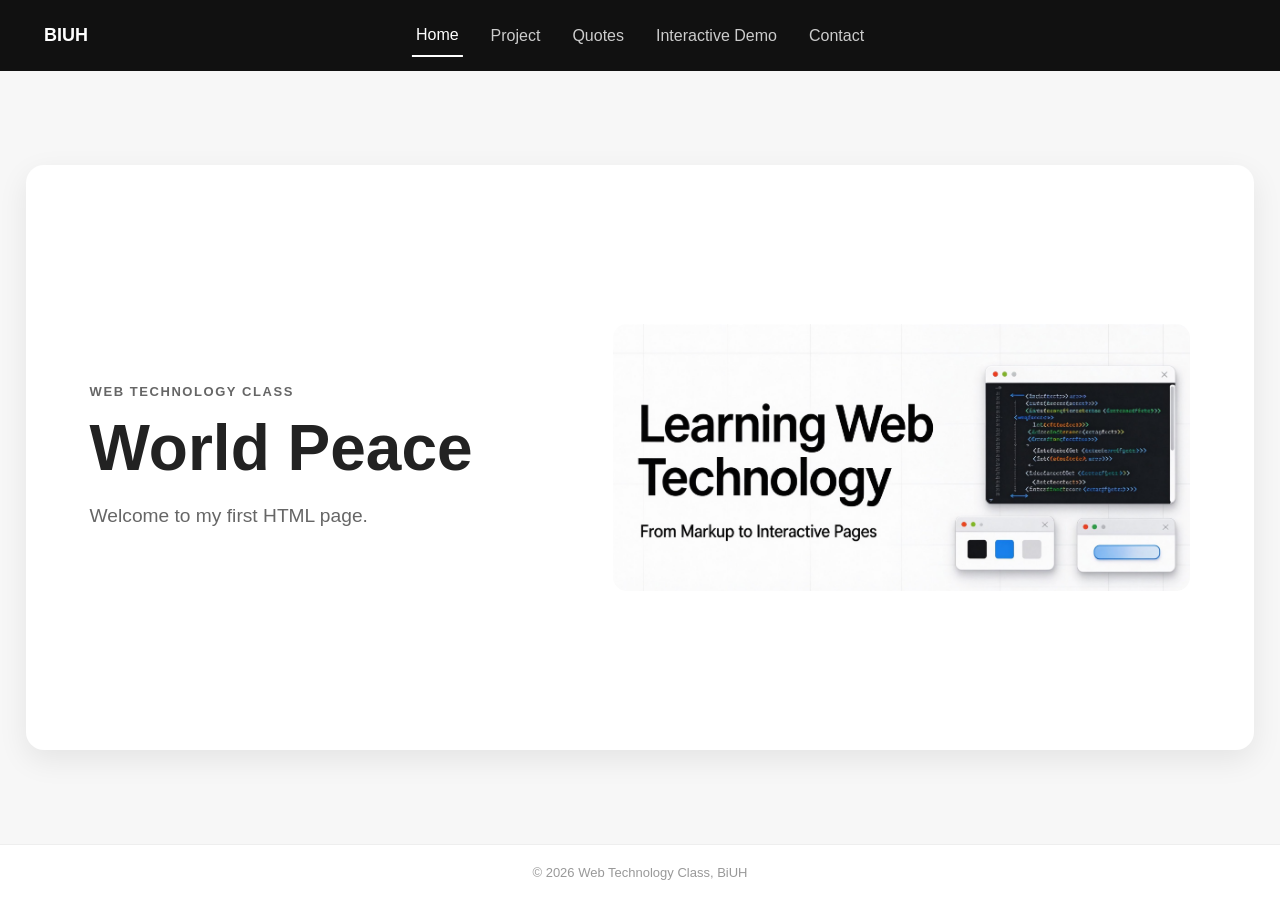
<file: index.html>
<!DOCTYPE html>
<html lang="en">
<head>
    <meta name="viewport" content="width=device-width, initial-scale=1.0">
    <meta charset="UTF-8">
    <link rel="icon" href="favicon.png" type="image/png">
    <title>Home | My Website</title>
    <link rel="stylesheet" href="styles.css">
    <link rel="stylesheet" href="nav.css">
</head>
<body>
    <header>
        <nav class="site-nav" aria-label="Main navigation">
            <a class="brand" href="index.html">BIUH</a>
            <ul class="nav-links">
                <li><a href="index.html" aria-current="page">Home</a></li>
                <li><a href="project.html">Project</a></li>
                <li><a href="quotes.html">Quotes</a></li>
                <li><a href="machine.html">Interactive Demo</a></li>
                <li><a href="contact.html">Contact</a></li>
            </ul>
        </nav>
    </header>

    <main class="page-main">
        <section class="hero card">
            <div class="hero-copy">
                <span class="eyebrow">Web Technology Class</span>
                <h1>World Peace</h1>
                <p>Welcome to my first HTML page.</p>

            </div>

            <div class="hero-visual">
                <img src="fun.jpg" alt="fun image">
            </div>
        </section>
    </main>

    <footer class="site-footer">
        <p>&copy; 2026 Web Technology Class, BiUH</p>
    </footer>
</body>
</html>
</file>
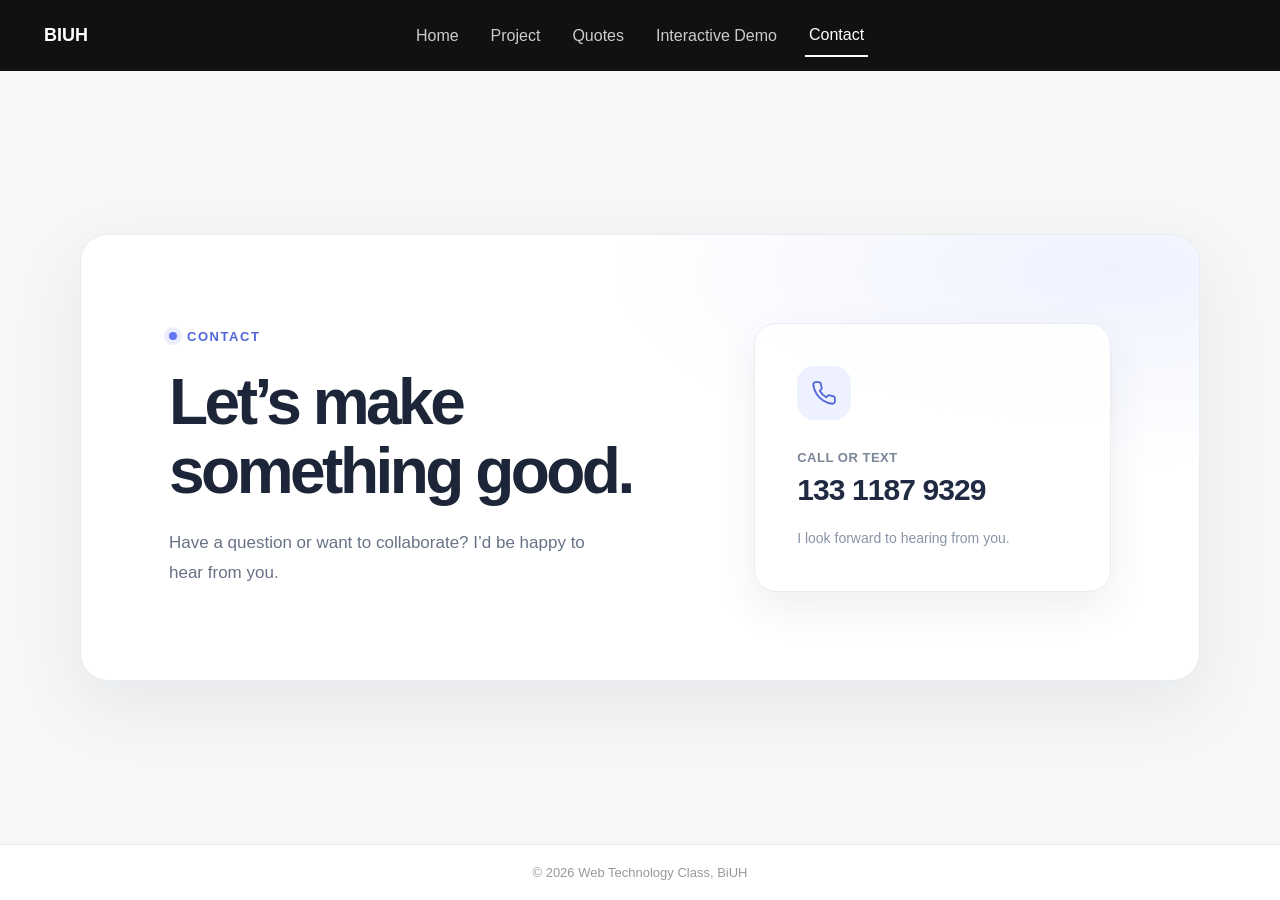
<file: contact.html>
<!DOCTYPE html>
<html lang="en">
<head>
    <meta charset="UTF-8">
    <meta name="viewport" content="width=device-width, initial-scale=1.0">
    <title>Contact | My Website</title>
    <link rel="icon" href="favicon.png" type="image/png">
    <link rel="stylesheet" href="styles.css">
    <link rel="stylesheet" href="nav.css">
    <link rel="stylesheet" href="contact.css">
</head>
<body>
    <header>
        <nav class="site-nav" aria-label="Main navigation">
            <a class="brand" href="index.html">BIUH</a>
            <ul class="nav-links">
                <li><a href="index.html">Home</a></li>
                <li><a href="project.html">Project</a></li>
                <li><a href="quotes.html">Quotes</a></li>
                <li><a href="machine.html">Interactive Demo</a></li>
                <li><a href="contact.html" aria-current="page">Contact</a></li>
            </ul>
        </nav>
    </header>

    <main class="page-main">
        <section class="contact-card" aria-labelledby="contact-title">
            <div class="contact-copy">
                <p class="contact-eyebrow"><span aria-hidden="true"></span> Contact</p>
                <h1 id="contact-title">Let’s make<br>something good.</h1>
                <p class="contact-description">Have a question or want to collaborate? I’d be happy to hear from you.</p>
            </div>

            <div class="contact-details">
                <div class="contact-icon" aria-hidden="true">
                    <svg xmlns="http://www.w3.org/2000/svg" width="26" height="26" viewBox="0 0 24 24" fill="none" stroke="currentColor" stroke-width="1.7" stroke-linecap="round" stroke-linejoin="round">
                        <path d="M22 16.92v3a2 2 0 0 1-2.18 2 19.79 19.79 0 0 1-8.63-3.07 19.5 19.5 0 0 1-6-6A19.79 19.79 0 0 1 2.12 4.2 2 2 0 0 1 4.11 2h3a2 2 0 0 1 2 1.72c.12.96.36 1.9.7 2.8a2 2 0 0 1-.45 2.11L8.1 9.9a16 16 0 0 0 6 6l1.27-1.27a2 2 0 0 1 2.11-.45c.9.34 1.84.58 2.8.7A2 2 0 0 1 22 16.92z"/>
                    </svg>
                </div>
                <p class="contact-method">Call or text</p>
                <a class="contact-phone" href="tel:13311879329">133 1187 9329</a>
                <p class="contact-note">I look forward to hearing from you.</p>
            </div>
        </section>
    </main>

    <footer class="site-footer">
        <p>&copy; 2026 Web Technology Class, BiUH</p>
    </footer>
</body>
</html>
</file>
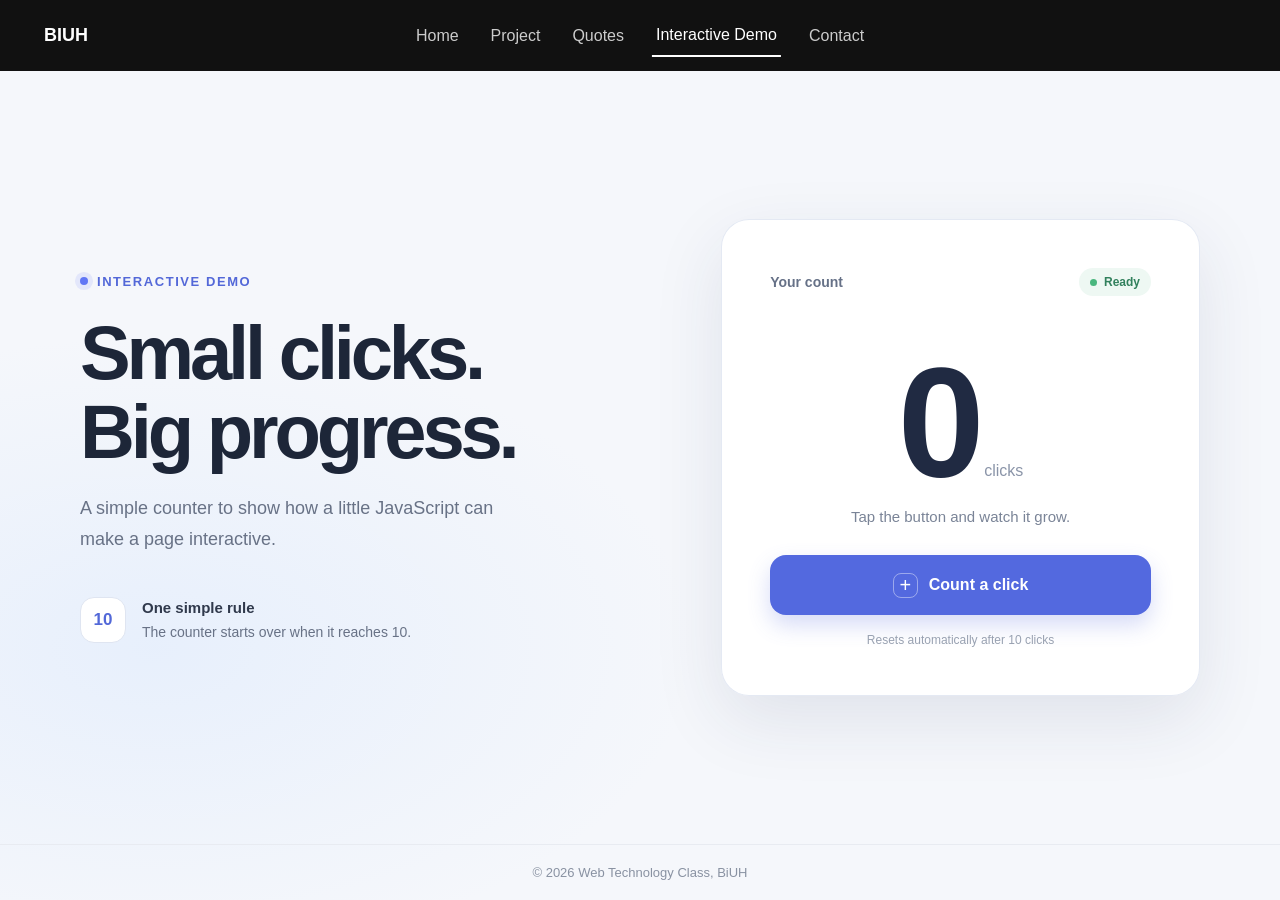
<file: machine.html>
<!DOCTYPE html>
<html lang="en">
<head>
    <meta charset="UTF-8">
    <meta name="viewport" content="width=device-width, initial-scale=1.0">
    <title>Interactive Demo | BIUH</title>
    <link rel="icon" href="favicon.png" type="image/png">
    <link rel="stylesheet" href="machine.css">
    <link rel="stylesheet" href="nav.css">
</head>
<body>
    <header>
        <nav class="site-nav" aria-label="Main navigation">
            <a class="brand" href="index.html">BIUH</a>
            <ul class="nav-links">
                <li><a href="index.html">Home</a></li>
                <li><a href="project.html">Project</a></li>
                <li><a href="quotes.html">Quotes</a></li>
                <li><a href="machine.html" aria-current="page">Interactive Demo</a></li>
                <li><a href="contact.html">Contact</a></li>
            </ul>
        </nav>
    </header>

    <main class="machine-main">
        <section class="machine-intro" aria-labelledby="page-title">
            <p class="eyebrow"><span class="eyebrow-dot" aria-hidden="true"></span> Interactive demo</p>
            <h1 id="page-title">Small clicks.<br>Big progress.</h1>
            <p class="intro-copy">A simple counter to show how a little JavaScript can make a page interactive.</p>

            <div class="reset-note">
                <span class="reset-number" aria-hidden="true">10</span>
                <p><strong>One simple rule</strong><br>The counter starts over when it reaches 10.</p>
            </div>
        </section>

        <section class="counter-panel" aria-label="Click counter">
            <div class="panel-heading">
                <span class="panel-label">Your count</span>
                <span class="live-status"><span aria-hidden="true"></span> Ready</span>
            </div>

            <div class="count-display" aria-live="polite" aria-atomic="true">
                <span id="countNum">0</span>
                <span class="count-unit">clicks</span>
            </div>
            <p class="counter-caption">Tap the button and watch it grow.</p>

            <button id="countBtn" type="button">
                <span class="button-plus" aria-hidden="true">+</span>
                Count a click
            </button>
            <p class="counter-hint">Resets automatically after 10 clicks</p>
        </section>
    </main>

    <footer>© 2026 Web Technology Class, BiUH</footer>
    <script src="machine.js"></script>
</body>
</html>
</file>
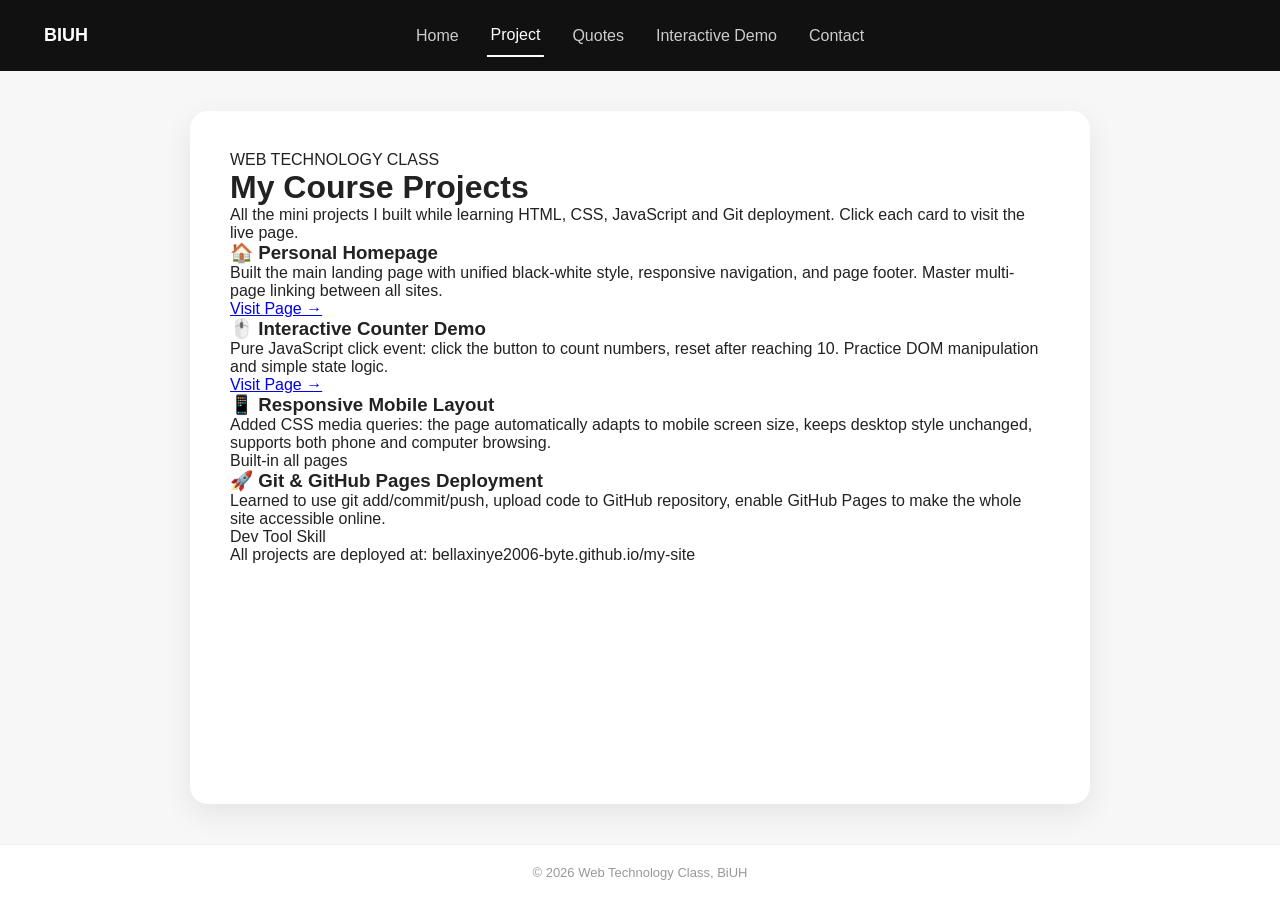
<file: project.html>
<!DOCTYPE html>
<html lang="en">
<head>
    <meta charset="UTF-8">
    <meta name="viewport" content="width=device-width, initial-scale=1.0">
    <title>Projects | BIUH</title>
    <link rel="icon" href="favicon.png" type="image/png">
    <link rel="stylesheet" href="styles.css">
    <link rel="stylesheet" href="nav.css">
</head>
<body>
    <header>
        <nav class="site-nav" aria-label="Main navigation">
            <a class="brand" href="index.html">BIUH</a>
            <ul class="nav-links">
                <li><a href="index.html">Home</a></li>
                <li><a href="project.html" aria-current="page">Project</a></li>
                <li><a href="quotes.html">Quotes</a></li>
                <li><a href="machine.html">Interactive Demo</a></li>
                <li><a href="contact.html">Contact</a></li>
            </ul>
        </nav>
    </header>

    <div class="container">
        <div class="section-title">WEB TECHNOLOGY CLASS</div>
        <h1>My Course Projects</h1>
        <p class="desc">All the mini projects I built while learning HTML, CSS, JavaScript and Git deployment. Click each card to visit the live page.</p>

        <!-- 项目卡片网格，和Learning页样式一致 -->
        <div class="card-grid">
            <div class="card">
                <h3>🏠 Personal Homepage</h3>
                <p>Built the main landing page with unified black-white style, responsive navigation, and page footer. Master multi-page linking between all sites.</p>
                <a href="index.html" class="card-link">Visit Page →</a>
            </div>

            <div class="card">
                <h3>🖱️ Interactive Counter Demo</h3>
                <p>Pure JavaScript click event: click the button to count numbers, reset after reaching 10. Practice DOM manipulation and simple state logic.</p>
                <a href="machine.html" class="card-link">Visit Page →</a>
            </div>

            <div class="card">
                <h3>📱 Responsive Mobile Layout</h3>
                <p>Added CSS media queries: the page automatically adapts to mobile screen size, keeps desktop style unchanged, supports both phone and computer browsing.</p>
                <span class="card-tag">Built-in all pages</span>
            </div>

            <div class="card">
                <h3>🚀 Git & GitHub Pages Deployment</h3>
                <p>Learned to use git add/commit/push, upload code to GitHub repository, enable GitHub Pages to make the whole site accessible online.</p>
                <span class="card-tag">Dev Tool Skill</span>
            </div>
        </div>

        <div class="divider"></div>
        <p class="note">
            All projects are deployed at: bellaxinye2006-byte.github.io/my-site
        </p>
    </div>

    <footer>© 2026 Web Technology Class, BiUH</footer>
</body>
</html>
</file>
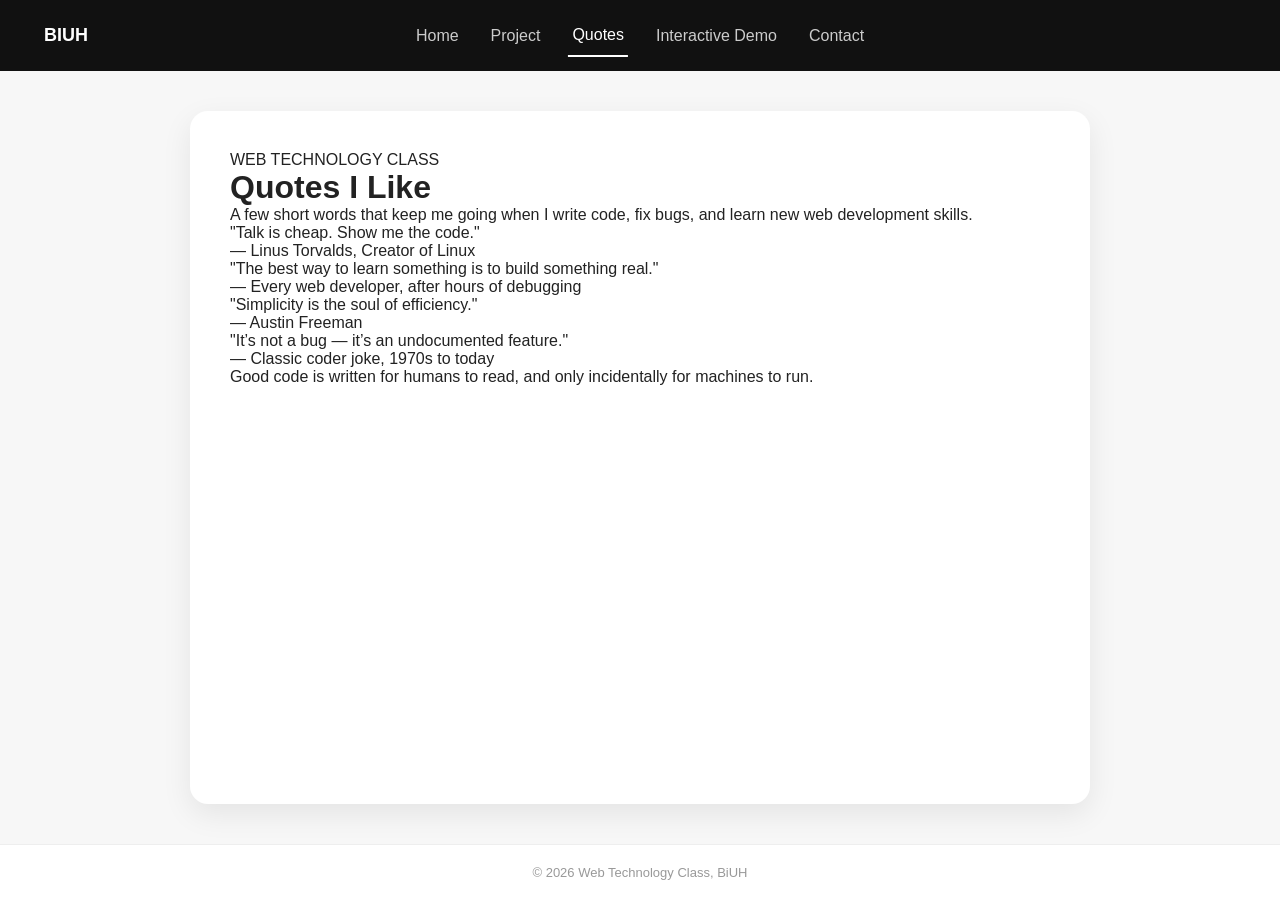
<file: quotes.html>
<!DOCTYPE html>
<html lang="en">
<head>
    <meta charset="UTF-8">
    <meta name="viewport" content="width=device-width, initial-scale=1.0">
    <title>Quotes | BIUH</title>
    <link rel="stylesheet" href="styles.css">
    <link rel="icon" href="favicon.png" type="image/png">
    <link rel="stylesheet" href="nav.css">
</head>
<body>
    <header>
        <nav class="site-nav" aria-label="Main navigation">
            <a class="brand" href="index.html">BIUH</a>
            <ul class="nav-links">
                <li><a href="index.html">Home</a></li>
                <li><a href="project.html">Project</a></li>
                <li><a href="quotes.html" aria-current="page">Quotes</a></li>
                <li><a href="machine.html">Interactive Demo</a></li>
                <li><a href="contact.html">Contact</a></li>
            </ul>
        </nav>
    </header>

    <div class="container">
        <div class="section-title">WEB TECHNOLOGY CLASS</div>
        <h1>Quotes I Like</h1>
        <p class="desc">A few short words that keep me going when I write code, fix bugs, and learn new web development skills.</p>

        <!-- 名言卡片网格，复用你已有的card样式 -->
        <div class="card-grid">
            <div class="card">
                <p class="quote-text">"Talk is cheap. Show me the code."</p>
                <p class="quote-author">— Linus Torvalds, Creator of Linux</p>
            </div>

            <div class="card">
                <p class="quote-text">"The best way to learn something is to build something real."</p>
                <p class="quote-author">— Every web developer, after hours of debugging</p>
            </div>

            <div class="card">
                <p class="quote-text">"Simplicity is the soul of efficiency."</p>
                <p class="quote-author">— Austin Freeman</p>
            </div>

            <div class="card">
                <p class="quote-text">"It’s not a bug — it’s an undocumented feature."</p>
                <p class="quote-author">— Classic coder joke, 1970s to today</p>
            </div>
        </div>

        <div class="divider"></div>
        <p class="note">
            Good code is written for humans to read, and only incidentally for machines to run.
        </p>
    </div>

    <footer>© 2026 Web Technology Class, BiUH</footer>
</body>
</html>
</file>
<file: styles.css>
* {
    margin: 0;
    padding: 0;
    box-sizing: border-box;
}

/* 全局配色（和machine页完全一致） */
body {
    font-family: "Segoe UI", Arial, sans-serif;
    background: #f7f7f7; /* 浅灰页面背景 */
    color: #222;
    min-height: 100vh;
    display: flex;
    flex-direction: column;
}

/* 统一黑导航栏 */
nav {
    background: #111; /* 纯黑导航 */
    padding: 12px clamp(16px, 4vw, 40px);
    display: flex;
    align-items: center;
    gap: clamp(16px, 2vw, 24px);
}
nav ul {
    display: flex;
    align-items: center;
    gap: clamp(16px, 2vw, 24px);
    list-style: none;
}
nav.topbar {
    justify-content: space-between;
}
nav .brand {
    display: flex;
    align-items: center;
    gap: 10px;
    color: #fff;
    font-size: 18px;
    font-weight: 700;
    white-space: nowrap;
}
nav .nav-links {
    flex: 1;
    justify-content: center;
    flex-wrap: wrap;
    min-width: 0;
}
nav .nav-links a {
    white-space: nowrap;
}
nav .nav-button {
    padding: 9px 16px;
    border: 1px solid #777;
    border-radius: 999px;
    color: #fff;
    white-space: nowrap;
}
nav .logo {
    color: #fff;
    font-weight: 700;
    margin-right: 12px;
}
nav a {
    color: #ccc;
    text-decoration: none;
    font-size: 16px;
    font-weight: 500;
}
nav a:hover {
    color: #fff;
}
nav a.active {
    color: #fff;
    border-bottom: 2px solid #fff;
    padding-bottom: 4px;
}

.page-main {
    flex: 1;
    display: flex;
}
.hero.card {
    display: grid;
    grid-template-columns: minmax(0, 0.9fr) minmax(0, 1.1fr);
    align-items: center;
    gap: clamp(24px, 4vw, 56px);
    width: min(1400px, 96%);
    min-height: 65vh;
    margin: auto;
    padding: clamp(24px, 5vw, 64px);
    background: #fff;
    border-radius: 18px;
    box-shadow: 0 10px 30px rgba(0, 0, 0, 0.08);
}
.hero-visual {
    min-width: 0;
}
.hero-copy {
    max-width: 540px;
}
.hero-copy .eyebrow {
    display: inline-block;
    margin-bottom: 16px;
    color: #666;
    font-size: 13px;
    font-weight: 700;
    letter-spacing: 0.12em;
    text-transform: uppercase;
}
.hero-copy h1 {
    margin-bottom: 18px;
    font-size: clamp(2.5rem, 5vw, 4.5rem);
    line-height: 1.05;
}
.hero-copy p {
    color: #666;
    font-size: clamp(1rem, 1.5vw, 1.2rem);
    line-height: 1.7;
}
.hero-visual img {
    display: block;
    width: 100%;
    height: auto;
    max-height: 75vh;
    object-fit: contain;
    border-radius: 14px;
}
@media (max-width: 700px) {
    .hero.card {
        grid-template-columns: minmax(0, 1fr);
        min-height: 0;
        margin: 24px auto;
    }

    .hero-visual img {
        max-height: none;
    }
}

/* 统一白卡片内容容器 */
.container {
    flex: 1;
    width: 900px;
    max-width: 92%;
    margin: 40px auto;
    background: #fff;
    padding: 40px;
    border-radius: 18px;
    box-shadow: 0 10px 30px rgba(0,0,0,0.08);
}

/* 统一按钮样式 */
button {
    padding: 14px 40px;
    font-size: 17px;
    border: none;
    background: #111;
    color: #fff;
    border-radius: 50px;
    cursor: pointer;
    transition: 0.25s;
}
button:hover {
    background: #333;
    transform: translateY(-2px);
}

/* 统一页脚 */
footer {
    text-align: center;
    padding: 20px;
    font-size: 13px;
    color: #999;
    background: #fff;
    border-top: 1px solid #eee;
}
/* ========== 响应式：手机、平板 【max-width:768px】 ========== */
@media (max-width: 768px) {
  * {
    box-sizing: border-box;
  }

  body {
    margin: 0;
    padding: 0;
    font-size: 16px;
    line-height: 1.6;
  }

  nav {
    width: 100%;
    flex-wrap: wrap;
  }
  nav ul {
    flex-direction: row;
    flex-wrap: wrap;
    gap: 8px 16px;
    padding: 0;
    align-items: center;
  }
  nav li {
    width: auto;
    text-align: center;
  }
  nav a {
    display: block;
    padding: 8px 4px;
  }
  nav.topbar .nav-links {
    order: 3;
    flex: 1 0 100%;
    justify-content: center;
  }
  nav.topbar .nav-button {
    margin-left: auto;
  }

  /* 标题缩放 */
  h1 {
    font-size: 2.2rem;
    text-align: center;
  }
  h2 {
    font-size: 1.5rem;
    text-align: center;
  }
  h3 {
    font-size: 1.2rem;
  }

  /* 所有图片自动适配屏幕，不会溢出 */
  img {
    max-width: 100%;
    height: auto;
    display: block;
    margin-left: auto;
    margin-right: auto;
  }

  /* machine交互盒子适配 */
  .machine-box {
    width: 100% !important;
    padding: 20px 16px !important;
    margin: 20px 0 !important;
  }

  /* 按钮适配手机触摸，变大一点好点 */
  button {
    padding: 12px 24px;
    font-size: 16px;
  }

  /* 容器板块 */
  .container {
    width: 100%;
    padding: 0;
  }

  /* 页脚居中 */
  footer {
    text-align: center;
    padding: 20px 0;
  }
}

/* ========== 小手机 【max-width:480px】 进一步微调 ========== */
@media (max-width: 480px) {
  h1 {
    font-size: 1.8rem;
  }
  h2 {
    font-size: 1.3rem;
  }
  body {
    padding: 0;
  }
  nav {
    padding: 10px 14px;
  }
  nav ul {
    gap: 6px 12px;
  }
  nav a {
    font-size: 14px;
  }
}
</file>
<file: nav.css>
.site-nav {
    position: relative;
    display: flex;
    align-items: center;
    justify-content: space-between;
    flex-wrap: wrap;
    gap: 12px 28px;
    width: 100%;
    padding: 14px clamp(16px, 4vw, 40px);
    background: #111;
    line-height: 1.5;
}

.site-nav .brand {
    display: flex;
    align-items: center;
    color: #fff;
    font-size: 18px;
    font-weight: 700;
    line-height: 1.5;
    padding: 8px 4px;
    text-decoration: none;
    white-space: nowrap;
}

.site-nav .nav-links {
    position: absolute;
    top: 50%;
    left: 50%;
    display: flex;
    align-items: center;
    justify-content: center;
    flex-wrap: nowrap;
    gap: 8px clamp(12px, 2vw, 24px);
    list-style: none;
    transform: translate(-50%, -50%);
}

.site-nav .nav-links a {
    display: block;
    padding: 8px 4px;
    color: #ccc;
    font-size: 16px;
    font-weight: 500;
    line-height: 1.5;
    text-decoration: none;
    white-space: nowrap;
}

.site-nav .nav-links a:hover,
.site-nav .nav-links a[aria-current="page"] {
    color: #fff;
}

.site-nav .nav-links a[aria-current="page"] {
    border-bottom: 2px solid #fff;
}

@media (max-width: 760px) {
    .site-nav {
        justify-content: center;
        gap: 8px 16px;
    }

    .site-nav .brand {
        margin-right: auto;
    }

    .site-nav .nav-links {
        position: static;
        flex: 1 0 100%;
        justify-content: center;
        flex-wrap: wrap;
        gap: 4px 12px;
        transform: none;
    }
}
</file>
<file: contact.css>
.contact-card {
    display: grid;
    grid-template-columns: minmax(0, 1.15fr) minmax(300px, 0.85fr);
    align-items: center;
    gap: clamp(40px, 8vw, 112px);
    width: min(1120px, calc(100% - 64px));
    margin: auto;
    padding: clamp(36px, 7vw, 88px);
    border: 1px solid #e8ebf2;
    border-radius: 28px;
    background:
        radial-gradient(ellipse at 92% 8%, rgba(198, 211, 255, 0.28), transparent 34%),
        #fff;
    box-shadow: 0 24px 70px rgba(35, 51, 91, 0.08);
}

.contact-eyebrow {
    display: inline-flex;
    align-items: center;
    gap: 10px;
    margin-bottom: 24px;
    color: #5368d8;
    font-size: 13px;
    font-weight: 700;
    letter-spacing: 0.12em;
    text-transform: uppercase;
}

.contact-eyebrow span {
    width: 8px;
    height: 8px;
    border-radius: 50%;
    background: #6177f5;
    box-shadow: 0 0 0 5px rgba(97, 119, 245, 0.12);
}

.contact-copy h1 {
    margin-bottom: 22px;
    color: #1d2638;
    font-size: clamp(42px, 5vw, 68px);
    letter-spacing: -0.055em;
    line-height: 1.08;
}

.contact-description {
    max-width: 430px;
    color: #687286;
    font-size: 17px;
    line-height: 1.8;
}

.contact-details {
    padding: clamp(28px, 4vw, 42px);
    border: 1px solid #e8ebf2;
    border-radius: 22px;
    background: rgba(255, 255, 255, 0.88);
    box-shadow: 0 16px 42px rgba(35, 51, 91, 0.08);
}

.contact-icon {
    display: grid;
    width: 54px;
    height: 54px;
    margin-bottom: 30px;
    place-items: center;
    border-radius: 17px;
    background: #eef1ff;
    color: #5368d8;
}

.contact-method {
    margin-bottom: 8px;
    color: #7a8497;
    font-size: 13px;
    font-weight: 600;
    letter-spacing: 0.04em;
    text-transform: uppercase;
}

.contact-phone {
    color: #202a42;
    font-size: clamp(22px, 2.5vw, 30px);
    font-weight: 700;
    letter-spacing: -0.03em;
    text-decoration: none;
    white-space: nowrap;
}

.contact-phone:hover {
    color: #5368d8;
}

.contact-phone:focus-visible {
    border-radius: 4px;
    outline: 3px solid #aeb9ff;
    outline-offset: 4px;
}

.contact-note {
    margin-top: 20px;
    color: #8a94a8;
    font-size: 14px;
    line-height: 1.6;
}

@media (max-width: 760px) {
    .contact-card {
        grid-template-columns: minmax(0, 1fr);
        gap: 36px;
        width: min(560px, calc(100% - 40px));
        margin: 32px auto;
        padding: clamp(28px, 7vw, 48px);
    }

    .contact-copy h1 {
        font-size: clamp(40px, 9vw, 58px);
    }
}

@media (max-width: 380px) {
    .contact-card {
        width: calc(100% - 28px);
        padding: 26px 20px;
    }

    .contact-details {
        padding: 24px 20px;
    }

    .contact-phone {
        font-size: 22px;
    }
}
</file>
<file: machine.css>
* {
    margin: 0;
    padding: 0;
    box-sizing: border-box;
}

body {
    min-height: 100vh;
    display: flex;
    flex-direction: column;
    color: #20283a;
    background:
        radial-gradient(ellipse at 12% 72%, rgba(196, 220, 255, 0.28), transparent 34%),
        #f5f7fb;
    font-family: "Segoe UI", Arial, sans-serif;
}

.machine-main {
    display: grid;
    grid-template-columns: minmax(0, 0.9fr) minmax(340px, 0.8fr);
    align-items: center;
    gap: clamp(48px, 8vw, 112px);
    width: min(1120px, calc(100% - 64px));
    flex: 1;
    margin: 0 auto;
    padding: 64px 0;
}

.machine-intro {
    max-width: 500px;
}

.eyebrow {
    display: inline-flex;
    align-items: center;
    gap: 9px;
    margin-bottom: 24px;
    color: #5368d8;
    font-size: 13px;
    font-weight: 700;
    letter-spacing: 0.12em;
    text-transform: uppercase;
}

.eyebrow-dot {
    width: 8px;
    height: 8px;
    border-radius: 50%;
    background: #6177f5;
    box-shadow: 0 0 0 5px rgba(97, 119, 245, 0.12);
}

.machine-intro h1 {
    margin-bottom: 22px;
    color: #1d2638;
    font-size: clamp(46px, 6vw, 76px);
    font-weight: 750;
    letter-spacing: -0.055em;
    line-height: 1.04;
}

.intro-copy {
    max-width: 430px;
    color: #687286;
    font-size: 18px;
    line-height: 1.75;
}

.reset-note {
    display: flex;
    align-items: center;
    gap: 16px;
    margin-top: 40px;
    color: #687286;
    font-size: 14px;
    line-height: 1.65;
}

.reset-number {
    display: grid;
    width: 46px;
    height: 46px;
    flex: 0 0 46px;
    place-items: center;
    border: 1px solid #dfe5f1;
    border-radius: 14px;
    background: #fff;
    color: #5268d8;
    font-size: 17px;
    font-weight: 700;
}

.reset-note strong {
    color: #30394c;
    font-size: 15px;
}

.counter-panel {
    padding: clamp(28px, 4vw, 48px);
    border: 1px solid rgba(222, 228, 240, 0.8);
    border-radius: 28px;
    background: rgba(255, 255, 255, 0.92);
    box-shadow: 0 24px 70px rgba(35, 51, 91, 0.1);
}

.panel-heading {
    display: flex;
    align-items: center;
    justify-content: space-between;
}

.panel-label {
    color: #667187;
    font-size: 14px;
    font-weight: 600;
}

.live-status {
    display: inline-flex;
    align-items: center;
    gap: 7px;
    padding: 7px 11px;
    border-radius: 999px;
    background: #eef8f3;
    color: #32815d;
    font-size: 12px;
    font-weight: 600;
}

.live-status span {
    width: 7px;
    height: 7px;
    border-radius: 50%;
    background: #49b77e;
}

.count-display {
    display: flex;
    align-items: baseline;
    justify-content: center;
    gap: 12px;
    margin: 48px 0 8px;
    color: #202a42;
}

#countNum {
    font-size: clamp(100px, 15vw, 156px);
    font-weight: 750;
    letter-spacing: -0.08em;
    line-height: 1;
    font-variant-numeric: tabular-nums;
}

.count-unit {
    color: #8a94a8;
    font-size: 16px;
    font-weight: 500;
}

.counter-caption {
    margin-bottom: 30px;
    color: #7a8497;
    font-size: 15px;
    text-align: center;
}

#countBtn {
    display: flex;
    align-items: center;
    justify-content: center;
    gap: 11px;
    width: 100%;
    min-height: 60px;
    border: 0;
    border-radius: 16px;
    background: #5369df;
    box-shadow: 0 10px 22px rgba(83, 105, 223, 0.24);
    color: #fff;
    cursor: pointer;
    font: inherit;
    font-size: 16px;
    font-weight: 650;
    transition: background 160ms ease, box-shadow 160ms ease, transform 160ms ease;
}

#countBtn:hover {
    transform: translateY(-2px);
    background: #4359cf;
    box-shadow: 0 14px 26px rgba(83, 105, 223, 0.3);
}

#countBtn:active {
    transform: translateY(0);
}

#countBtn:focus-visible {
    outline: 3px solid #aeb9ff;
    outline-offset: 3px;
}

.button-plus {
    display: grid;
    width: 25px;
    height: 25px;
    place-items: center;
    border: 1px solid rgba(255, 255, 255, 0.42);
    border-radius: 8px;
    font-size: 20px;
    font-weight: 400;
    line-height: 1;
}

.counter-hint {
    margin-top: 18px;
    color: #98a1b1;
    font-size: 12px;
    text-align: center;
}

footer {
    padding: 20px 24px;
    border-top: 1px solid #e8ebf1;
    color: #8992a2;
    font-size: 13px;
    text-align: center;
}

@media (max-width: 760px) {
    .machine-main {
        grid-template-columns: minmax(0, 1fr);
        gap: 36px;
        width: min(560px, calc(100% - 40px));
        padding: 52px 0;
    }

    .machine-intro {
        max-width: none;
        text-align: center;
    }

    .machine-intro h1 {
        font-size: clamp(42px, 10vw, 64px);
    }

    .intro-copy {
        margin: 0 auto;
    }

    .reset-note {
        justify-content: center;
        margin-top: 26px;
        text-align: left;
    }

    .counter-panel {
        padding: 28px 24px;
        border-radius: 24px;
    }

    .count-display {
        margin-top: 38px;
    }

    #countNum {
        font-size: clamp(96px, 24vw, 136px);
    }
}

@media (max-width: 380px) {
    .machine-main {
        width: calc(100% - 28px);
        padding: 40px 0;
    }

    .counter-panel {
        padding: 24px 18px;
    }
}
</file>
